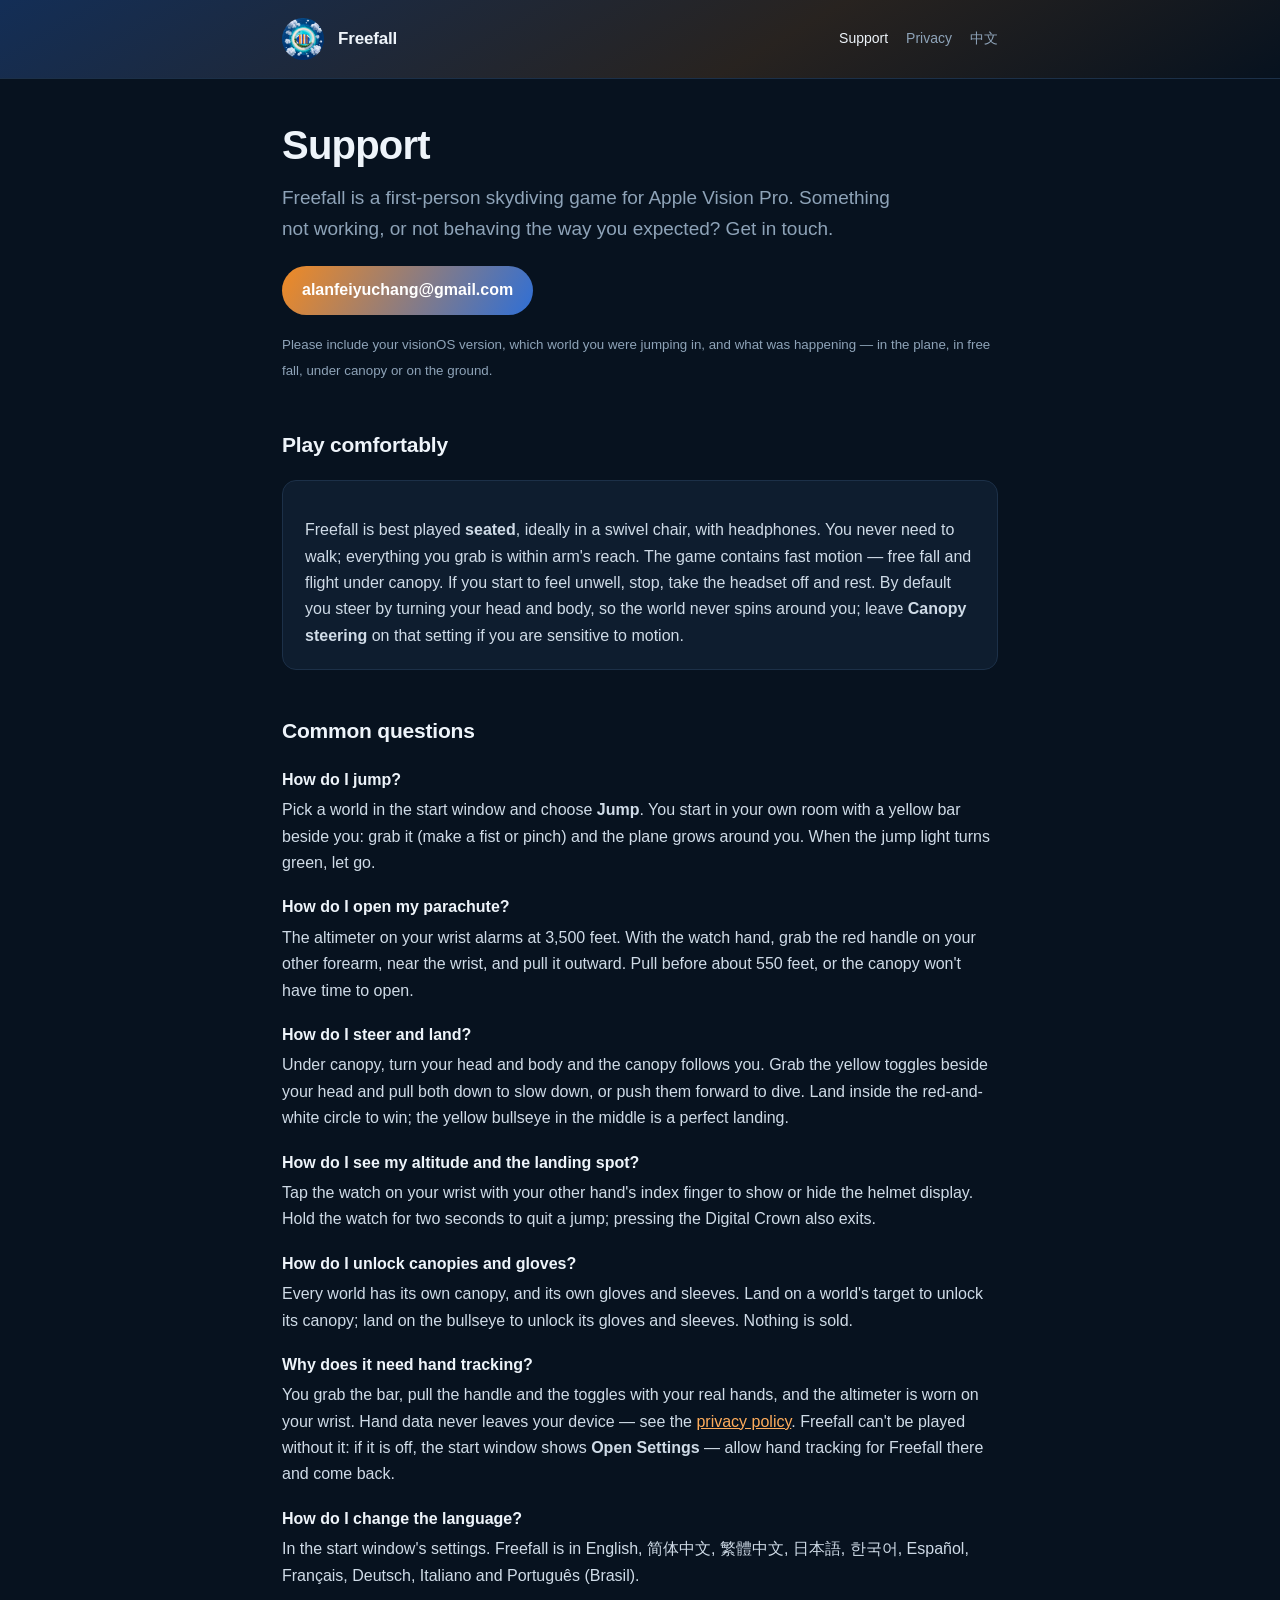
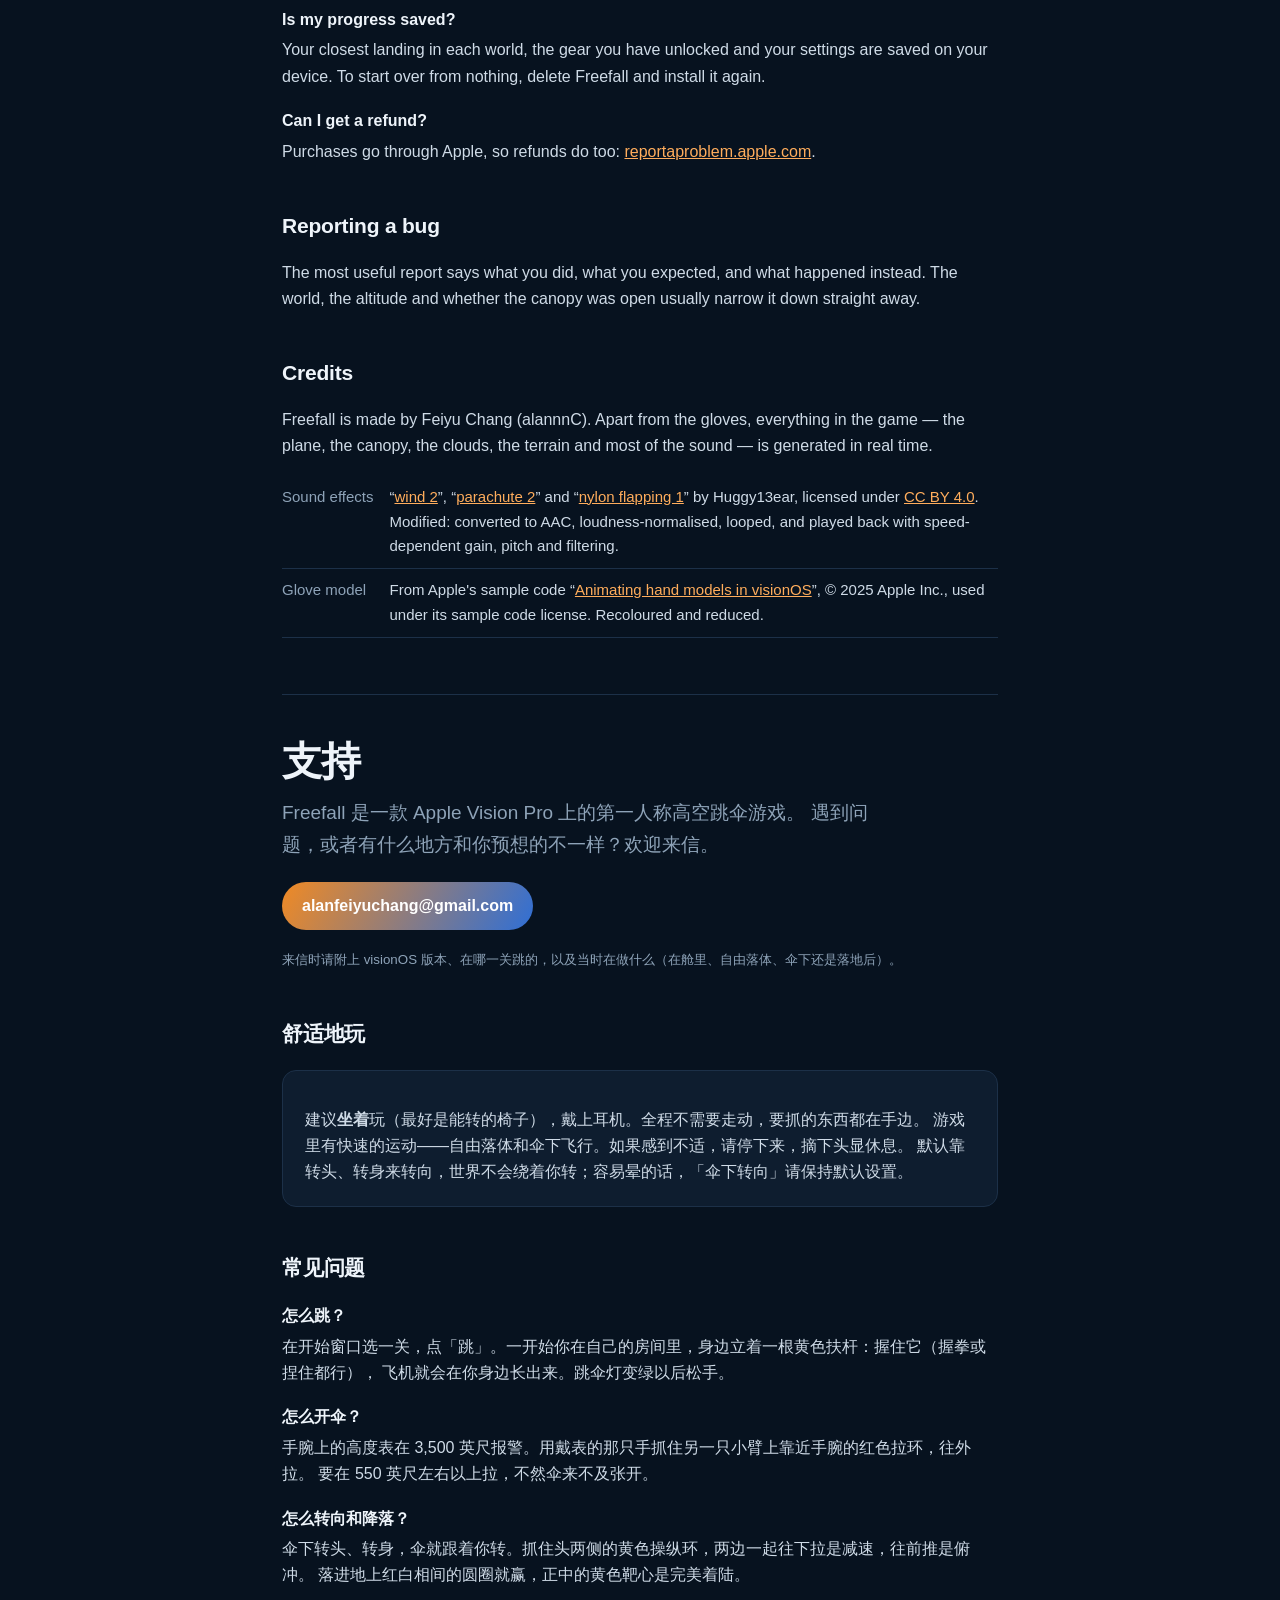
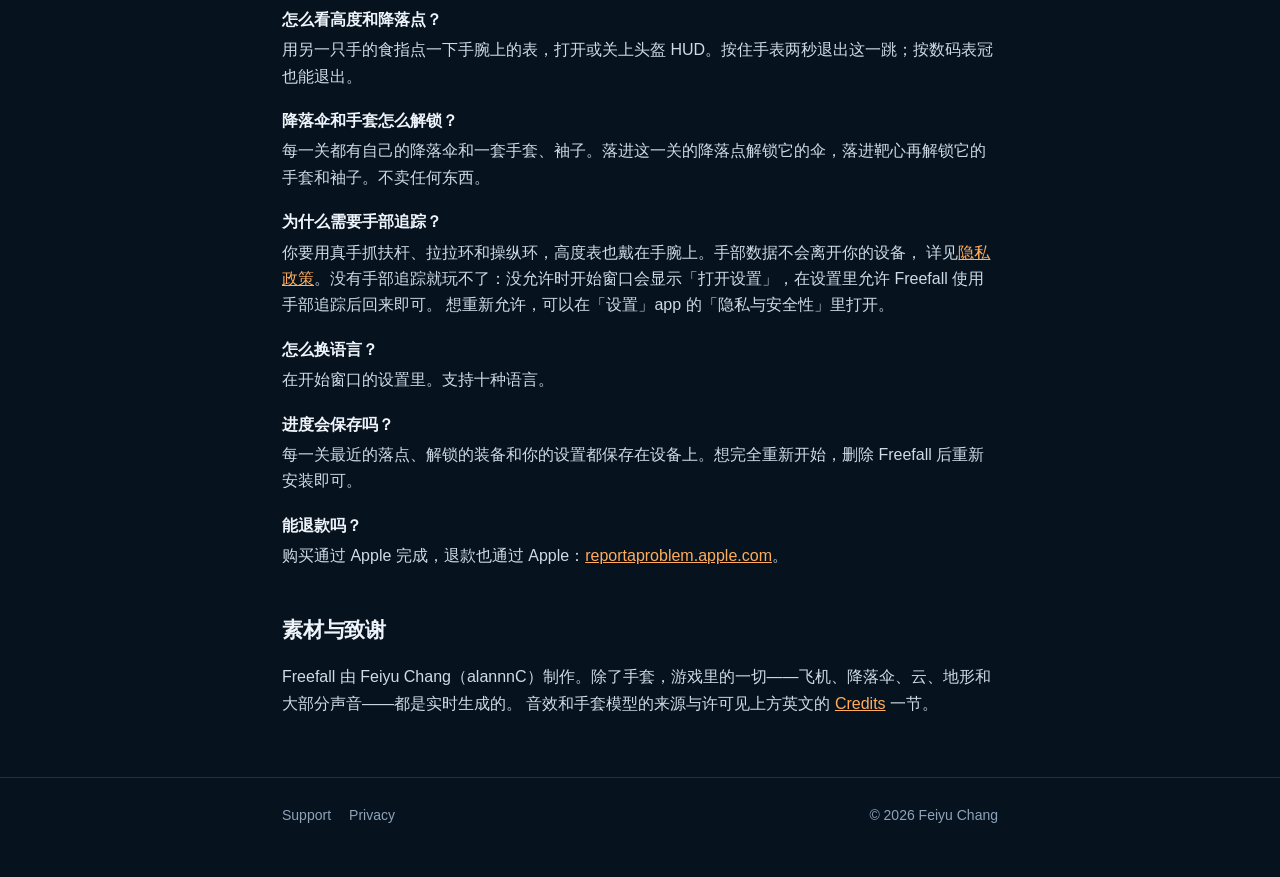
<file: index.html>
<!doctype html>
<html lang="en">
<head>
<meta charset="utf-8">
<meta name="viewport" content="width=device-width, initial-scale=1">
<title>Freefall — Support</title>
<meta name="description" content="Support, answers and credits for Freefall, a first-person skydiving game for Apple Vision Pro.">
<link rel="icon" href="img/icon.jpg">
<link rel="stylesheet" href="style.css">
</head>
<body>

<header class="site"><div class="wrap">
  <img src="img/icon.jpg" alt="">
  <strong>Freefall</strong>
  <nav>
    <a href="./" aria-current="page">Support</a>
    <a href="privacy.html">Privacy</a>
    <a href="#zh" lang="zh-Hans">中文</a>
  </nav>
</div></header>

<main class="wrap">

  <h1>Support</h1>
  <p class="tagline">Freefall is a first-person skydiving game for Apple Vision Pro.
  Something not working, or not behaving the way you expected? Get in touch.</p>
  <p><a class="mail" href="mailto:alanfeiyuchang@gmail.com?subject=Freefall%20support">alanfeiyuchang@gmail.com</a></p>
  <p><small>Please include your visionOS version, which world you were jumping in, and what
  was happening — in the plane, in free fall, under canopy or on the ground.</small></p>

  <h2>Play comfortably</h2>
  <div class="card">
    <p>Freefall is best played <strong>seated</strong>, ideally in a swivel chair, with
    headphones. You never need to walk; everything you grab is within arm's reach. The game
    contains fast motion — free fall and flight under canopy. If you start to feel unwell,
    stop, take the headset off and rest. By default you steer by turning your head and body,
    so the world never spins around you; leave <strong>Canopy steering</strong> on that
    setting if you are sensitive to motion.</p>
  </div>

  <h2>Common questions</h2>

  <dl>
    <dt>How do I jump?</dt>
    <dd>Pick a world in the start window and choose <strong>Jump</strong>. You start in your
    own room with a yellow bar beside you: grab it (make a fist or pinch) and the plane grows
    around you. When the jump light turns green, let go.</dd>

    <dt>How do I open my parachute?</dt>
    <dd>The altimeter on your wrist alarms at 3,500 feet. With the watch hand, grab the red
    handle on your other forearm, near the wrist, and pull it outward. Pull before about 550
    feet, or the canopy won't have time to open.</dd>

    <dt>How do I steer and land?</dt>
    <dd>Under canopy, turn your head and body and the canopy follows you. Grab the yellow
    toggles beside your head and pull both down to slow down, or push them forward to dive.
    Land inside the red-and-white circle to win; the yellow bullseye in the middle is a
    perfect landing.</dd>

    <dt>How do I see my altitude and the landing spot?</dt>
    <dd>Tap the watch on your wrist with your other hand's index finger to show or hide the
    helmet display. Hold the watch for two seconds to quit a jump; pressing the Digital
    Crown also exits.</dd>

    <dt>How do I unlock canopies and gloves?</dt>
    <dd>Every world has its own canopy, and its own gloves and sleeves. Land on a world's
    target to unlock its canopy; land on the bullseye to unlock its gloves and sleeves.
    Nothing is sold.</dd>

    <dt>Why does it need hand tracking?</dt>
    <dd>You grab the bar, pull the handle and the toggles with your real hands, and the
    altimeter is worn on your wrist. Hand data never leaves your device — see the
    <a href="privacy.html">privacy policy</a>. Freefall can't be played without it: if it is
    off, the start window shows <strong>Open Settings</strong> — allow hand tracking for Freefall
    there and come back.</dd>

    <dt>How do I change the language?</dt>
    <dd>In the start window's settings. Freefall is in English, 简体中文, 繁體中文, 日本語,
    한국어, Español, Français, Deutsch, Italiano and Português (Brasil).</dd>

    <dt>Is my progress saved?</dt>
    <dd>Your closest landing in each world, the gear you have unlocked and your settings are
    saved on your device. To start over from nothing, delete Freefall and install it again.</dd>

    <dt>Can I get a refund?</dt>
    <dd>Purchases go through Apple, so refunds do too:
    <a href="https://reportaproblem.apple.com">reportaproblem.apple.com</a>.</dd>
  </dl>

  <h2>Reporting a bug</h2>
  <p>The most useful report says what you did, what you expected, and what happened instead.
  The world, the altitude and whether the canopy was open usually narrow it down straight away.</p>

  <h2 id="credits">Credits</h2>
  <p>Freefall is made by Feiyu Chang (alannnC). Apart from the gloves, everything in the game — the
  plane, the canopy, the clouds, the terrain and most of the sound — is generated in real time.</p>

  <table class="credits">
    <tr>
      <th>Sound effects</th>
      <td>
        “<a href="https://freesound.org/people/Huggy13ear/sounds/138970/">wind 2</a>”,
        “<a href="https://freesound.org/people/Huggy13ear/sounds/138976/">parachute 2</a>” and
        “<a href="https://freesound.org/people/Huggy13ear/sounds/138979/">nylon flapping 1</a>”
        by Huggy13ear, licensed under
        <a href="https://creativecommons.org/licenses/by/4.0/">CC BY 4.0</a>. Modified:
        converted to AAC, loudness-normalised, looped, and played back with speed-dependent
        gain, pitch and filtering.
      </td>
    </tr>
    <tr>
      <th>Glove model</th>
      <td>From Apple's sample code
      “<a href="https://developer.apple.com/documentation/visionos/animating-hand-models-in-visionos">Animating hand models in visionOS</a>”,
      © 2025 Apple Inc., used under its sample code license. Recoloured and reduced.</td>
    </tr>
  </table>

  <hr class="lang">
  <section id="zh" lang="zh-Hans">
    <h1>支持</h1>
    <p class="tagline">Freefall 是一款 Apple Vision Pro 上的第一人称高空跳伞游戏。
    遇到问题，或者有什么地方和你预想的不一样？欢迎来信。</p>
    <p><a class="mail" href="mailto:alanfeiyuchang@gmail.com?subject=Freefall%20support">alanfeiyuchang@gmail.com</a></p>
    <p><small>来信时请附上 visionOS 版本、在哪一关跳的，以及当时在做什么（在舱里、自由落体、伞下还是落地后）。</small></p>

    <h2>舒适地玩</h2>
    <div class="card">
      <p>建议<strong>坐着</strong>玩（最好是能转的椅子），戴上耳机。全程不需要走动，要抓的东西都在手边。
      游戏里有快速的运动——自由落体和伞下飞行。如果感到不适，请停下来，摘下头显休息。
      默认靠转头、转身来转向，世界不会绕着你转；容易晕的话，「伞下转向」请保持默认设置。</p>
    </div>

    <h2>常见问题</h2>
    <dl>
      <dt>怎么跳？</dt>
      <dd>在开始窗口选一关，点「跳」。一开始你在自己的房间里，身边立着一根黄色扶杆：握住它（握拳或捏住都行），
      飞机就会在你身边长出来。跳伞灯变绿以后松手。</dd>

      <dt>怎么开伞？</dt>
      <dd>手腕上的高度表在 3,500 英尺报警。用戴表的那只手抓住另一只小臂上靠近手腕的红色拉环，往外拉。
      要在 550 英尺左右以上拉，不然伞来不及张开。</dd>

      <dt>怎么转向和降落？</dt>
      <dd>伞下转头、转身，伞就跟着你转。抓住头两侧的黄色操纵环，两边一起往下拉是减速，往前推是俯冲。
      落进地上红白相间的圆圈就赢，正中的黄色靶心是完美着陆。</dd>

      <dt>怎么看高度和降落点？</dt>
      <dd>用另一只手的食指点一下手腕上的表，打开或关上头盔 HUD。按住手表两秒退出这一跳；按数码表冠也能退出。</dd>

      <dt>降落伞和手套怎么解锁？</dt>
      <dd>每一关都有自己的降落伞和一套手套、袖子。落进这一关的降落点解锁它的伞，落进靶心再解锁它的手套和袖子。不卖任何东西。</dd>

      <dt>为什么需要手部追踪？</dt>
      <dd>你要用真手抓扶杆、拉拉环和操纵环，高度表也戴在手腕上。手部数据不会离开你的设备，
      详见<a href="privacy.html#zh">隐私政策</a>。没有手部追踪就玩不了：没允许时开始窗口会显示「打开设置」，在设置里允许 Freefall 使用手部追踪后回来即可。
      想重新允许，可以在「设置」app 的「隐私与安全性」里打开。</dd>

      <dt>怎么换语言？</dt>
      <dd>在开始窗口的设置里。支持十种语言。</dd>

      <dt>进度会保存吗？</dt>
      <dd>每一关最近的落点、解锁的装备和你的设置都保存在设备上。想完全重新开始，删除 Freefall 后重新安装即可。</dd>

      <dt>能退款吗？</dt>
      <dd>购买通过 Apple 完成，退款也通过 Apple：<a href="https://reportaproblem.apple.com">reportaproblem.apple.com</a>。</dd>
    </dl>

    <h2>素材与致谢</h2>
    <p>Freefall 由 Feiyu Chang（alannnC）制作。除了手套，游戏里的一切——飞机、降落伞、云、地形和大部分声音——都是实时生成的。
    音效和手套模型的来源与许可见上方英文的 <a href="#credits">Credits</a> 一节。</p>
  </section>

</main>

<footer class="site"><div class="wrap">
  <a href="./">Support</a>
  <a href="privacy.html">Privacy</a>
  <span class="spacer"></span>
  <span class="muted">© 2026 Feiyu Chang</span>
</div></footer>

</body>
</html>
</file>
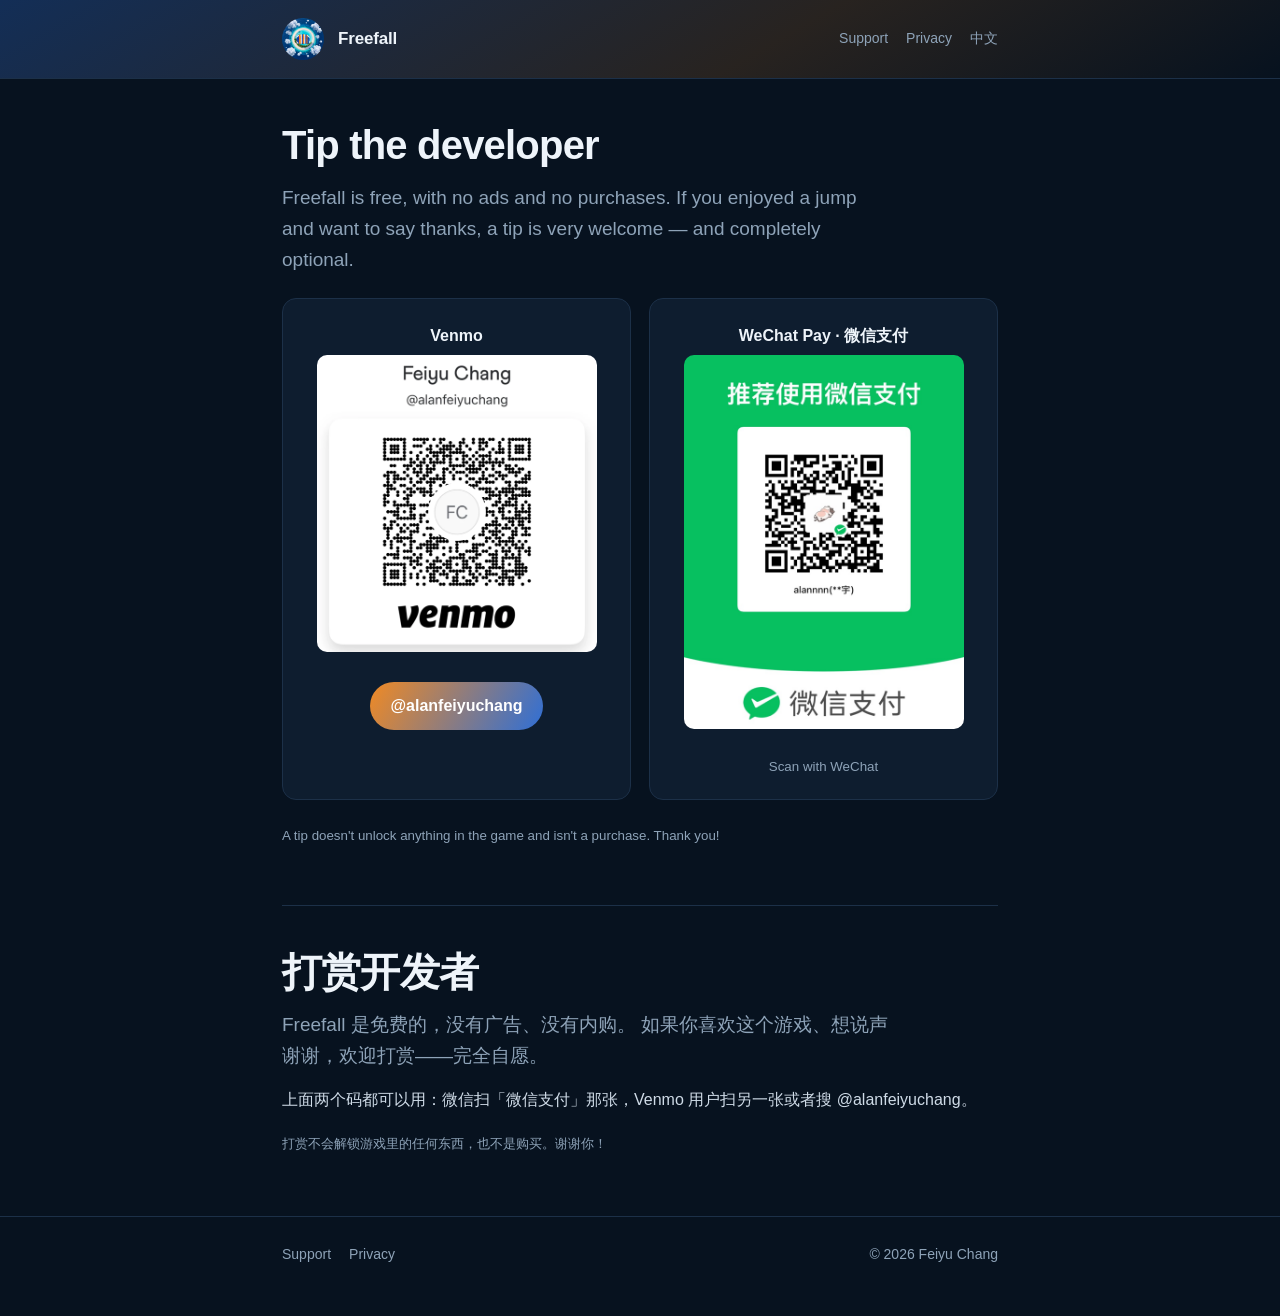
<file: donate.html>
<!doctype html>
<html lang="en">
<head>
<meta charset="utf-8">
<meta name="viewport" content="width=device-width, initial-scale=1">
<title>Freefall — Support the developer</title>
<meta name="description" content="Freefall is free. If you enjoy it, you can tip the developer.">
<link rel="icon" href="img/icon.jpg">
<link rel="stylesheet" href="style.css">
</head>
<body>
<!-- 打赏页只从 GitHub 仓库（FUNDING.yml / README）链过来；游戏里的「支持」「隐私政策」「致谢」打开的页面不链到这里（App Store 审核指南 3.1.1） -->

<header class="site"><div class="wrap">
  <img src="img/icon.jpg" alt="">
  <strong>Freefall</strong>
  <nav>
    <a href="./">Support</a>
    <a href="privacy.html">Privacy</a>
    <a href="#zh" lang="zh-Hans">中文</a>
  </nav>
</div></header>

<main class="wrap">

  <h1>Tip the developer</h1>
  <p class="tagline">Freefall is free, with no ads and no purchases. If you enjoyed a jump and want to say thanks, a tip is very welcome — and
  completely optional.</p>

  <div class="donate">
    <div class="card">
      <h3>Venmo</h3>
      <img src="img/donate-venmo.png" alt="Venmo QR code for @alanfeiyuchang" width="600" height="635">
      <p><a class="mail" href="https://venmo.com/u/alanfeiyuchang">@alanfeiyuchang</a></p>
    </div>
    <div class="card">
      <h3>WeChat Pay · 微信支付</h3>
      <img src="img/donate-wechat.png" alt="WeChat Pay QR code" width="600" height="800">
      <p><small>Scan with WeChat</small></p>
    </div>
  </div>

  <p><small>A tip doesn't unlock anything in the game and isn't a purchase. Thank you!</small></p>

  <hr class="lang">
  <section id="zh" lang="zh-Hans">
    <h1>打赏开发者</h1>
    <p class="tagline">Freefall 是免费的，没有广告、没有内购。
    如果你喜欢这个游戏、想说声谢谢，欢迎打赏——完全自愿。</p>
    <p>上面两个码都可以用：微信扫「微信支付」那张，Venmo 用户扫另一张或者搜 @alanfeiyuchang。</p>
    <p><small>打赏不会解锁游戏里的任何东西，也不是购买。谢谢你！</small></p>
  </section>

</main>

<footer class="site"><div class="wrap">
  <a href="./">Support</a>
  <a href="privacy.html">Privacy</a>
  <span class="spacer"></span>
  <span class="muted">© 2026 Feiyu Chang</span>
</div></footer>

</body>
</html>
</file>
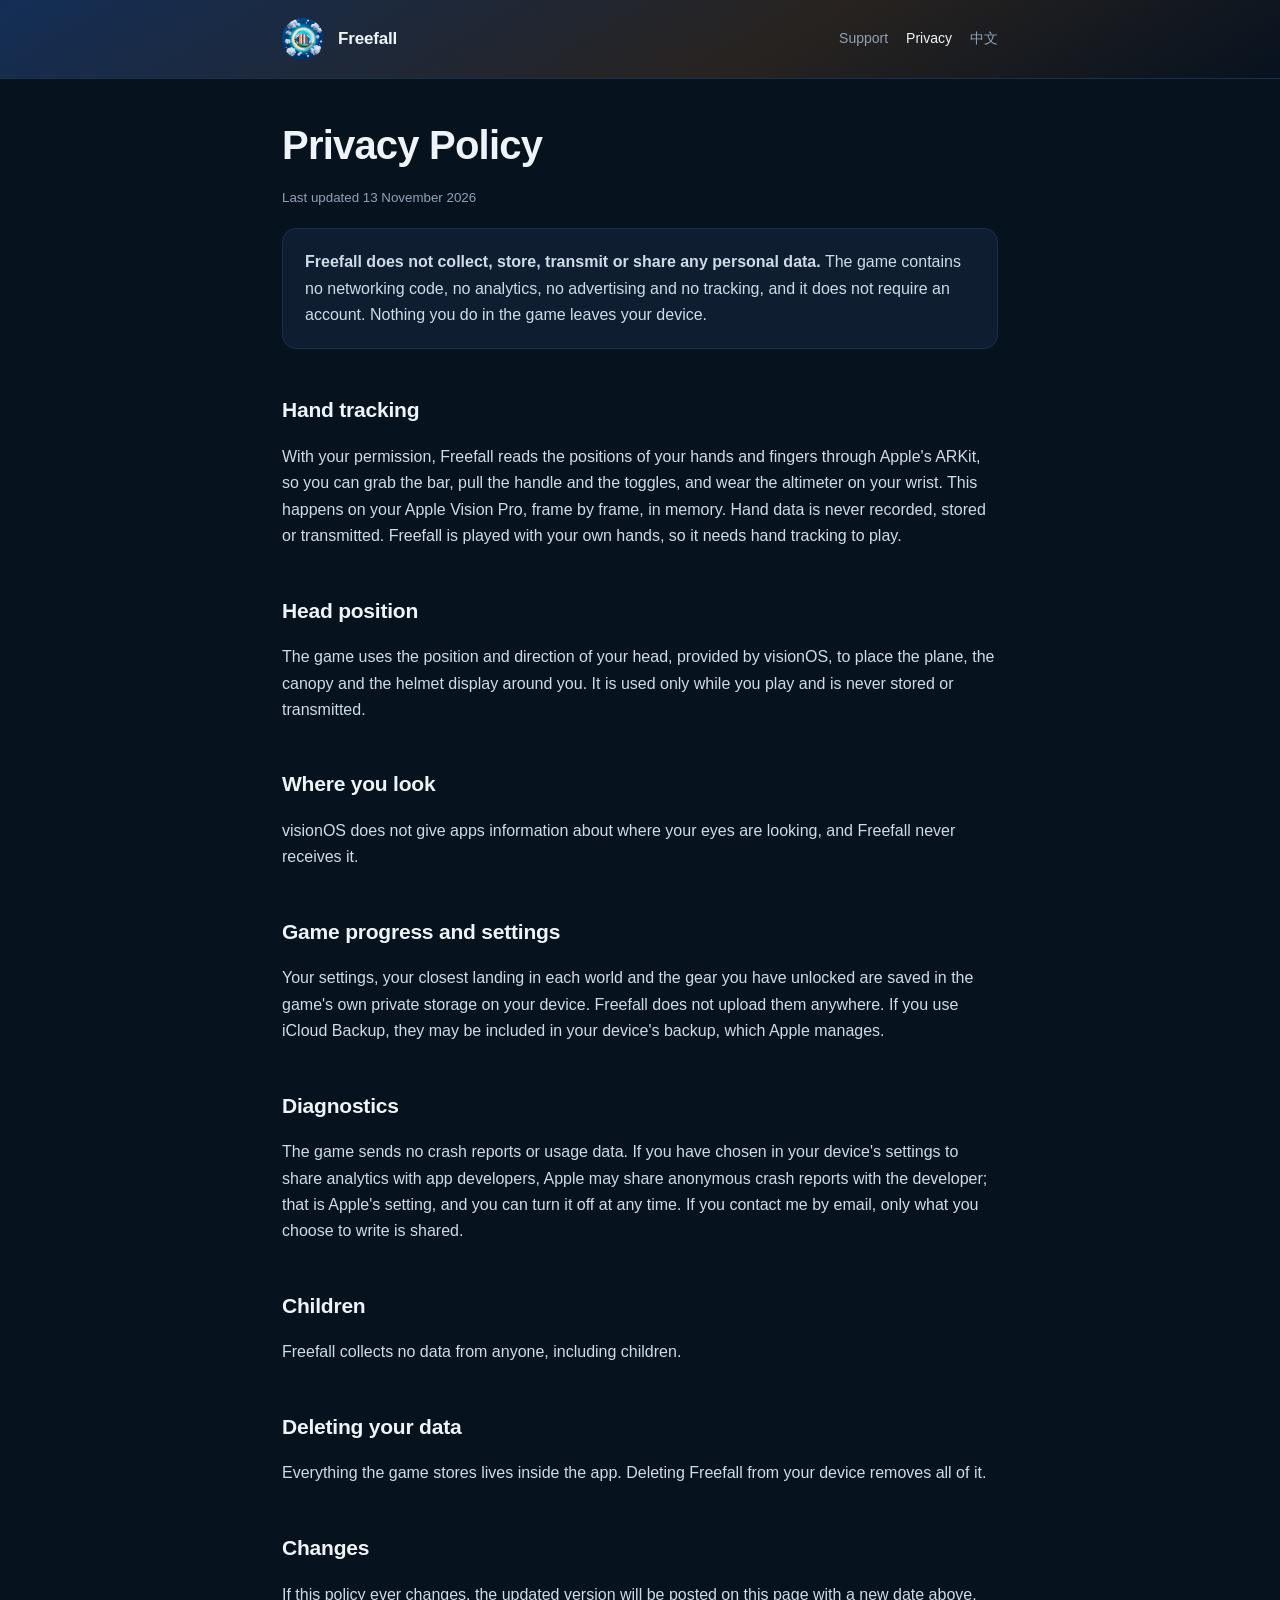
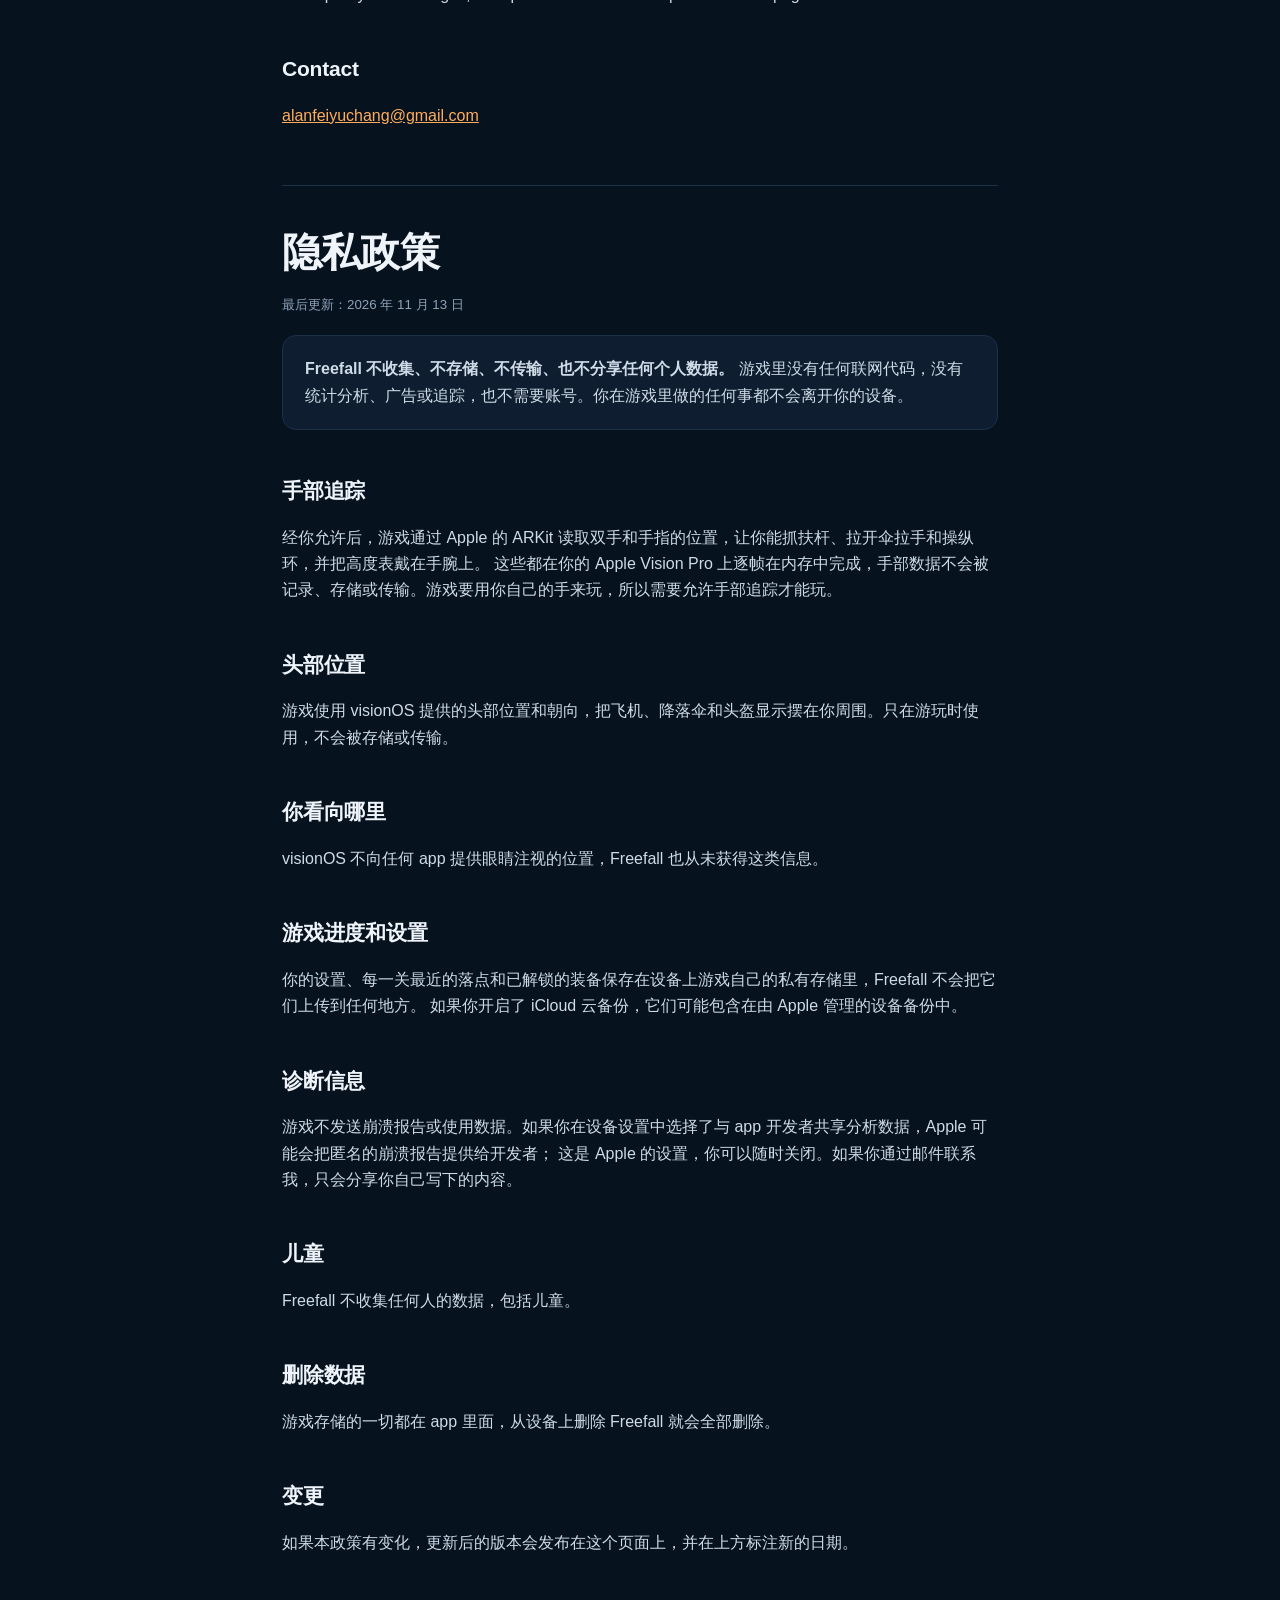
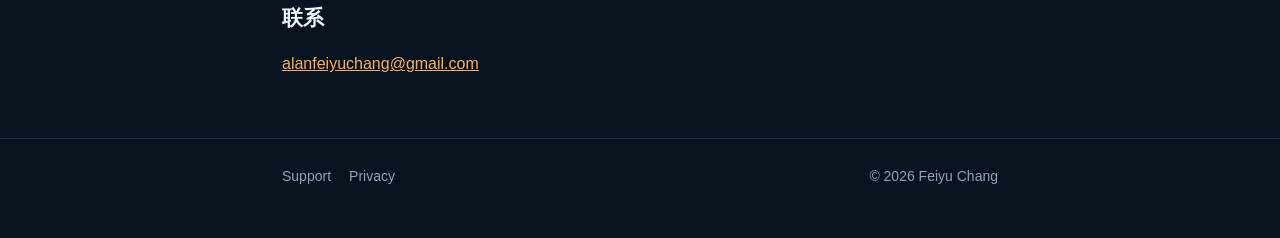
<file: privacy.html>
<!doctype html>
<html lang="en">
<head>
<meta charset="utf-8">
<meta name="viewport" content="width=device-width, initial-scale=1">
<title>Freefall — Privacy Policy</title>
<meta name="description" content="Freefall does not collect, store, transmit or share any personal data.">
<link rel="icon" href="img/icon.jpg">
<link rel="stylesheet" href="style.css">
</head>
<body>

<header class="site"><div class="wrap">
  <img src="img/icon.jpg" alt="">
  <strong>Freefall</strong>
  <nav>
    <a href="./">Support</a>
    <a href="privacy.html" aria-current="page">Privacy</a>
    <a href="#zh" lang="zh-Hans">中文</a>
  </nav>
</div></header>

<main class="wrap">

  <h1>Privacy Policy</h1>
  <p><small>Last updated 13 November 2026</small></p>

  <div class="card">
    <p style="margin:0"><strong>Freefall does not collect, store, transmit or share any
    personal data.</strong> The game contains no networking code, no analytics, no
    advertising and no tracking, and it does not require an account. Nothing you do in the
    game leaves your device.</p>
  </div>

  <h2>Hand tracking</h2>
  <p>With your permission, Freefall reads the positions of your hands and fingers through
  Apple's ARKit, so you can grab the bar, pull the handle and the toggles, and wear the
  altimeter on your wrist. This happens on your Apple Vision Pro, frame by frame, in memory.
  Hand data is never recorded, stored or transmitted. Freefall is played with your own
  hands, so it needs hand tracking to play.</p>

  <h2>Head position</h2>
  <p>The game uses the position and direction of your head, provided by visionOS, to place
  the plane, the canopy and the helmet display around you. It is used only while you play
  and is never stored or transmitted.</p>

  <h2>Where you look</h2>
  <p>visionOS does not give apps information about where your eyes are looking, and
  Freefall never receives it.</p>

  <h2>Game progress and settings</h2>
  <p>Your settings, your closest landing in each world and the gear you have unlocked are
  saved in the game's own private storage on your device. Freefall does not upload them
  anywhere. If you use iCloud Backup, they may be included in your device's backup, which
  Apple manages.</p>

  <h2>Diagnostics</h2>
  <p>The game sends no crash reports or usage data. If you have chosen in your device's
  settings to share analytics with app developers, Apple may share anonymous crash reports
  with the developer; that is Apple's setting, and you can turn it off at any time. If you
  contact me by email, only what you choose to write is shared.</p>

  <h2>Children</h2>
  <p>Freefall collects no data from anyone, including children.</p>

  <h2>Deleting your data</h2>
  <p>Everything the game stores lives inside the app. Deleting Freefall from your device
  removes all of it.</p>

  <h2>Changes</h2>
  <p>If this policy ever changes, the updated version will be posted on this page with a
  new date above.</p>

  <h2>Contact</h2>
  <p><a href="mailto:alanfeiyuchang@gmail.com?subject=Freefall%20privacy">alanfeiyuchang@gmail.com</a></p>

  <hr class="lang">
  <section id="zh" lang="zh-Hans">
    <h1>隐私政策</h1>
    <p><small>最后更新：2026 年 11 月 13 日</small></p>

    <div class="card">
      <p style="margin:0"><strong>Freefall 不收集、不存储、不传输、也不分享任何个人数据。</strong>
      游戏里没有任何联网代码，没有统计分析、广告或追踪，也不需要账号。你在游戏里做的任何事都不会离开你的设备。</p>
    </div>

    <h2>手部追踪</h2>
    <p>经你允许后，游戏通过 Apple 的 ARKit 读取双手和手指的位置，让你能抓扶杆、拉开伞拉手和操纵环，并把高度表戴在手腕上。
    这些都在你的 Apple Vision Pro 上逐帧在内存中完成，手部数据不会被记录、存储或传输。游戏要用你自己的手来玩，所以需要允许手部追踪才能玩。</p>

    <h2>头部位置</h2>
    <p>游戏使用 visionOS 提供的头部位置和朝向，把飞机、降落伞和头盔显示摆在你周围。只在游玩时使用，不会被存储或传输。</p>

    <h2>你看向哪里</h2>
    <p>visionOS 不向任何 app 提供眼睛注视的位置，Freefall 也从未获得这类信息。</p>

    <h2>游戏进度和设置</h2>
    <p>你的设置、每一关最近的落点和已解锁的装备保存在设备上游戏自己的私有存储里，Freefall 不会把它们上传到任何地方。
    如果你开启了 iCloud 云备份，它们可能包含在由 Apple 管理的设备备份中。</p>

    <h2>诊断信息</h2>
    <p>游戏不发送崩溃报告或使用数据。如果你在设备设置中选择了与 app 开发者共享分析数据，Apple 可能会把匿名的崩溃报告提供给开发者；
    这是 Apple 的设置，你可以随时关闭。如果你通过邮件联系我，只会分享你自己写下的内容。</p>

    <h2>儿童</h2>
    <p>Freefall 不收集任何人的数据，包括儿童。</p>

    <h2>删除数据</h2>
    <p>游戏存储的一切都在 app 里面，从设备上删除 Freefall 就会全部删除。</p>

    <h2>变更</h2>
    <p>如果本政策有变化，更新后的版本会发布在这个页面上，并在上方标注新的日期。</p>

    <h2>联系</h2>
    <p><a href="mailto:alanfeiyuchang@gmail.com?subject=Freefall%20privacy">alanfeiyuchang@gmail.com</a></p>
  </section>

</main>

<footer class="site"><div class="wrap">
  <a href="./">Support</a>
  <a href="privacy.html">Privacy</a>
  <span class="spacer"></span>
  <span class="muted">© 2026 Feiyu Chang</span>
</div></footer>

</body>
</html>
</file>
<file: style.css>
/* Freefall support site — deep-sea blue and canopy orange, one stylesheet, no dependencies. */
:root {
  --bg: #07121f;
  --panel: #0e1d2f;
  --line: #1c3048;
  --fg: #eef4fa;
  --body: #cfdbe7;
  --muted: #8ea3b8;
  --accent: #f08a24;
  --accent2: #2f6fd6;
  --link: #ffad5c;
}
* { box-sizing: border-box; }
body {
  margin: 0; background: var(--bg); color: var(--fg);
  font: 16px/1.65 -apple-system, BlinkMacSystemFont, "Segoe UI", Roboto, Helvetica, Arial,
        "PingFang SC", "Hiragino Sans GB", "Microsoft YaHei", sans-serif;
  -webkit-font-smoothing: antialiased;
}
a { color: var(--link); }
.wrap { max-width: 760px; margin: 0 auto; padding: 0 22px; }

header.site {
  border-bottom: 1px solid var(--line);
  background: linear-gradient(150deg, rgba(47,111,214,.30), rgba(240,138,36,.14) 60%, transparent);
}
header.site .wrap { display: flex; align-items: center; gap: 14px; padding-top: 18px; padding-bottom: 18px; }
header.site img { width: 42px; height: 42px; border-radius: 50%; }
header.site strong { font-size: 17px; letter-spacing: -.01em; }
nav { margin-left: auto; display: flex; gap: 18px; font-size: 14px; }
nav a { color: var(--muted); text-decoration: none; }
nav a:hover, nav a[aria-current] { color: var(--fg); }

h1 { font-size: 40px; line-height: 1.12; margin: 44px 0 14px; letter-spacing: -.02em; }
.tagline { font-size: 19px; color: var(--muted); margin: 0 0 6px; max-width: 32em; }
h2 { font-size: 21px; margin: 44px 0 12px; letter-spacing: -.01em; }
h3 { font-size: 16px; margin: 26px 0 6px; }
p, li { color: var(--body); }
small, .muted { color: var(--muted); }

.card {
  background: var(--panel); border: 1px solid var(--line);
  border-radius: 14px; padding: 20px 22px; margin: 18px 0;
}
.card p:last-child { margin-bottom: 0; }

.mail {
  display: inline-block; margin-top: 6px; padding: 11px 20px; border-radius: 999px;
  background: linear-gradient(120deg, var(--accent), var(--accent2));
  color: #fff; text-decoration: none; font-weight: 600;
}
dl dt { font-weight: 600; margin-top: 18px; }
dl dd { margin: 4px 0 0; color: var(--body); }

table.credits { width: 100%; border-collapse: collapse; font-size: 15px; margin: 8px 0 4px; }
table.credits th, table.credits td { text-align: left; vertical-align: top; padding: 9px 10px 9px 0; border-bottom: 1px solid var(--line); }
table.credits th { color: var(--muted); font-weight: 500; white-space: nowrap; padding-right: 16px; }
table.credits td { color: var(--body); }

hr.lang { border: 0; border-top: 1px solid var(--line); margin: 56px 0 0; }

footer.site { border-top: 1px solid var(--line); margin-top: 60px; padding: 26px 0 50px; font-size: 14px; }
footer.site .wrap { display: flex; gap: 18px; flex-wrap: wrap; }
footer.site a { color: var(--muted); text-decoration: none; }
footer.site a:hover { color: var(--fg); }
footer.site .spacer { flex: 1; }

@media (max-width: 520px) {
  h1 { font-size: 32px; }
  nav { gap: 12px; }
  table.credits th { white-space: normal; }
}

/* donate.html：两张收款码并排，窄屏上下排 */
.donate { display: grid; grid-template-columns: 1fr 1fr; gap: 18px; margin: 22px 0; }
.donate .card { margin: 0; text-align: center; }
.donate img { width: 100%; max-width: 280px; height: auto; border-radius: 10px; background: #fff; }
.donate h3 { margin-top: 4px; }
@media (max-width: 520px) { .donate { grid-template-columns: 1fr; } }
</file>
